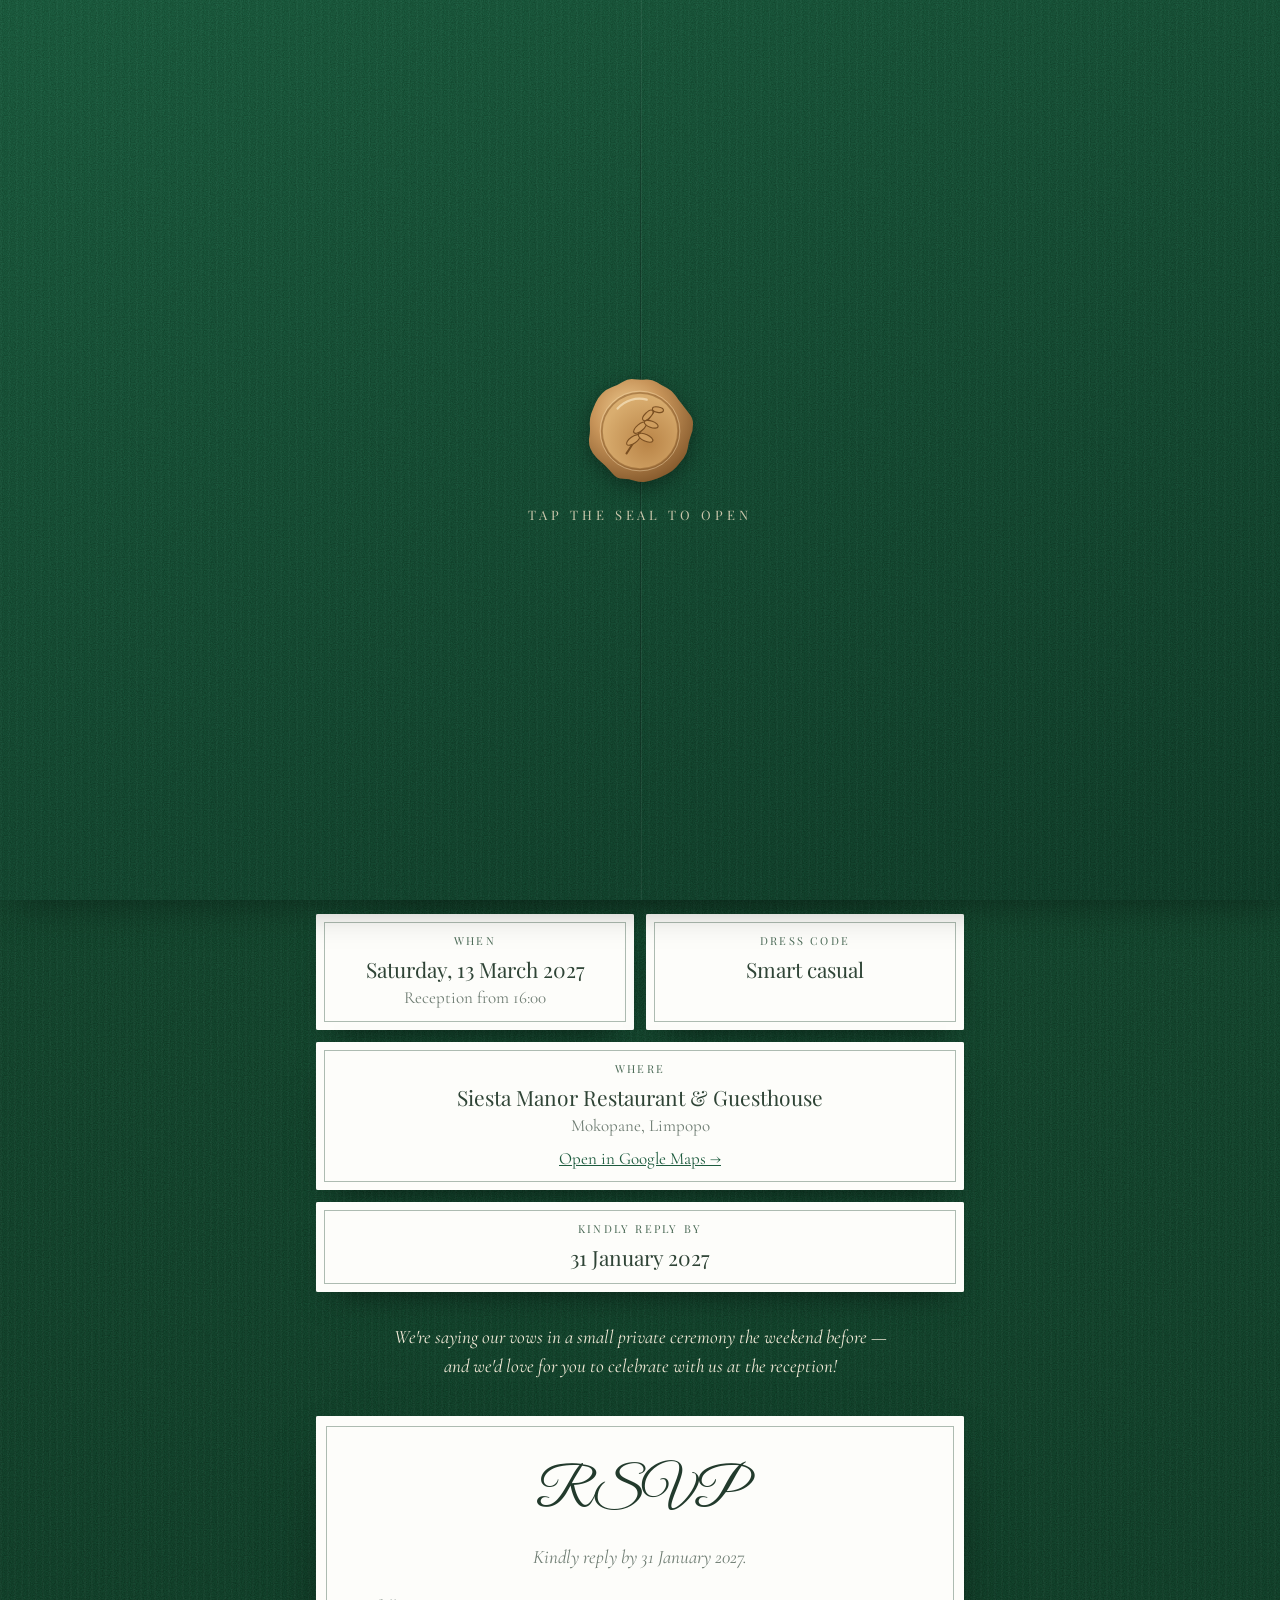
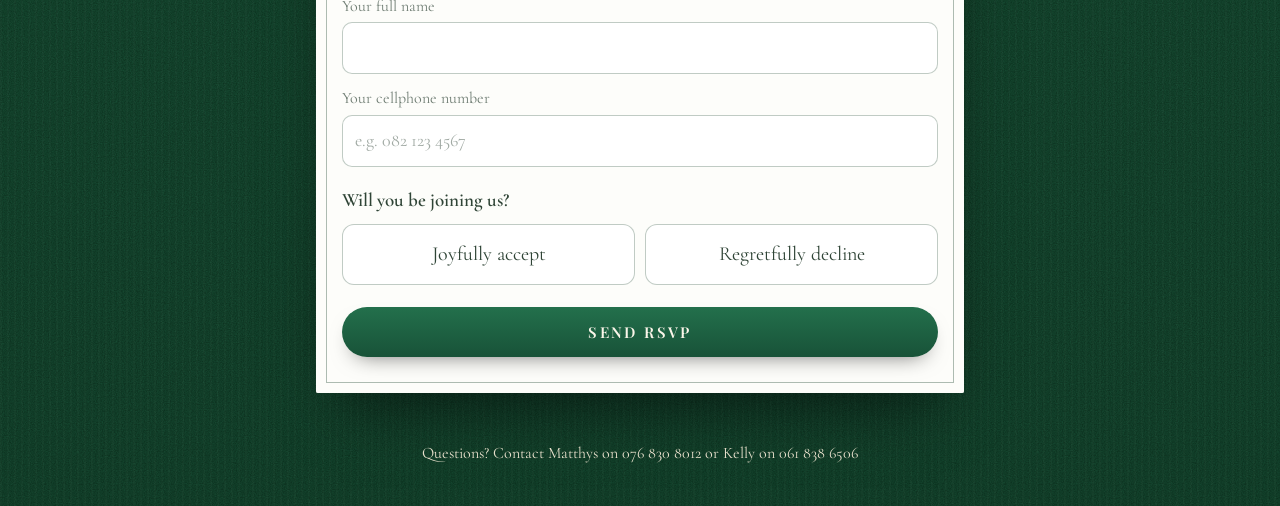
<file: index.html>
<!DOCTYPE html>
<html lang="en">
<head>
<meta charset="utf-8">
<meta name="viewport" content="width=device-width, initial-scale=1">
<title>RSVP</title>
<meta name="robots" content="noindex">
<link rel="icon" href="favicon.svg" type="image/svg+xml">
<link rel="preconnect" href="https://fonts.googleapis.com">
<link rel="preconnect" href="https://fonts.gstatic.com" crossorigin>
<link href="https://fonts.googleapis.com/css2?family=Cinzel:wght@400;600&family=Cormorant+Garamond:ital,wght@0,400;0,500;0,600;1,400;1,500&family=Pinyon+Script&family=Great+Vibes&family=Playfair+Display:wght@400;500&display=swap" rel="stylesheet">
<link rel="stylesheet" href="style.css">
<link rel="stylesheet" href="theme-fantasy.css">
<link rel="stylesheet" href="theme-emerald.css"><!-- emerald & white roses, matches the printed invitation -->
<script src="config.js"></script>
</head>
<body>

<svg width="0" height="0" style="position:absolute" aria-hidden="true">
  <defs>
    <g id="rose">
      <g fill="#fdfcf8" stroke="#d3d8cf" stroke-width=".7">
        <ellipse cx="0" cy="-9" rx="11" ry="13"/><ellipse cx="0" cy="-9" rx="11" ry="13" transform="rotate(72)"/>
        <ellipse cx="0" cy="-9" rx="11" ry="13" transform="rotate(144)"/><ellipse cx="0" cy="-9" rx="11" ry="13" transform="rotate(216)"/>
        <ellipse cx="0" cy="-9" rx="11" ry="13" transform="rotate(288)"/>
        <circle r="11"/>
      </g>
      <path d="M0 -1a3 3 0 1 1 3 3a6 6 0 1 1-8-5a9 9 0 1 1 12 8" fill="none" stroke="#cfd4c8" stroke-width=".9"/>
      <circle r="2.6" fill="#efe3bd"/>
    </g>
    <path id="leaf" d="M0 0C6-7 15-7 22 0C15 7 6 7 0 0Z"/>
    <g id="bouquet">
      <g fill="none" stroke="#7d9b80" stroke-width="1.4" stroke-linecap="round">
        <path d="M0 22C50 30 120 20 210 6"/><path d="M8 40C40 60 70 95 86 150"/><path d="M60 26C90 40 120 50 150 52"/>
      </g>
      <g fill="#a6bda8" stroke="#7d9b80" stroke-width=".6">
        <use href="#leaf" transform="translate(150 16) rotate(-20)"/><use href="#leaf" transform="translate(178 12) rotate(25)"/>
        <use href="#leaf" transform="translate(120 22) rotate(-35)"/><use href="#leaf" transform="translate(52 78) rotate(70)"/>
        <use href="#leaf" transform="translate(70 104) rotate(110)"/><use href="#leaf" transform="translate(128 52) rotate(15)"/>
        <use href="#leaf" transform="translate(18 64) rotate(160) scale(.9)"/>
      </g>
      <g fill="#c3d3c4" stroke="#8fa992" stroke-width=".5">
        <circle cx="196" cy="8" r="5"/><circle cx="206" cy="4" r="4"/><circle cx="160" cy="49" r="5"/><circle cx="84" cy="128" r="5"/>
        <circle cx="90" cy="142" r="4"/><circle cx="74" cy="118" r="4"/>
      </g>
      <use href="#rose" transform="translate(40 38) scale(1.45)"/>
      <use href="#rose" transform="translate(92 34) scale(1.05)"/>
      <use href="#rose" transform="translate(26 92) scale(.95)"/>
      <use href="#rose" transform="translate(118 46) scale(.6)"/>
    </g>
    <g id="lineRose" fill="none" stroke="#9aa59c" stroke-width=".9" stroke-linecap="round">
      <path d="M0 0c6-10 20-10 24 0c4 10-6 18-12 16c-8-2-12-8-12-16z"/><path d="M6 2c2-6 10-6 12 0c2 5-3 9-6 8"/>
      <path d="M-4 6c-4 8 2 18 14 20c12 2 22-6 22-16"/><path d="M12 26c0 20-2 40-8 60"/>
      <path d="M10 46c-8-6-18-4-22 2c8 4 16 4 22-2z"/><path d="M8 62c8-6 18-4 22 2c-8 4-16 4-22-2z"/>
    </g>
    <g id="lineSprig" fill="none" stroke="#9aa59c" stroke-width=".9" stroke-linecap="round">
      <path d="M0 60C14 44 30 24 52 0"/>
      <path d="M14 44c-10-2-16 2-18 8c8 2 14 0 18-8zM24 32c-2-10 2-16 8-18c2 8 0 14-8 18zM30 26c10 0 15 5 16 11c-8 0-13-4-16-11zM40 14c0-9 5-13 11-14c0 8-4 12-11 14z"/>
    </g>
  </defs>
</svg>
<div class="fireflies" id="fireflies" aria-hidden="true"></div>

<div class="envelope" id="envelope" hidden>
  <button class="seal env-seal" id="sealBtn" type="button" aria-label="Open the invitation"><svg viewBox="0 0 100 100" aria-hidden="true"><defs><radialGradient id="sg" cx="38%" cy="32%" r="75%"><stop offset="0" stop-color="#f1cf94"/><stop offset=".45" stop-color="#c8955a"/><stop offset="1" stop-color="#7f5428"/></radialGradient><radialGradient id="sg2" cx="60%" cy="65%" r="60%"><stop offset="0" stop-color="#b98447"/><stop offset="1" stop-color="#d9ad6f"/></radialGradient></defs><path d="M96.8 50.0 Q96.8 50.0 95.1 54.9 Q93.3 59.9 92.7 65.1 Q92.0 70.2 88.9 74.4 Q85.7 78.5 82.3 82.3 Q78.8 86.1 74.2 88.5 Q69.7 90.9 64.9 92.7 Q60.2 94.5 55.1 95.3 Q50.0 96.0 45.1 94.4 Q40.2 92.9 34.8 92.7 Q29.5 92.6 26.0 88.6 Q22.5 84.5 19.0 81.0 Q15.4 77.6 11.4 74.0 Q7.4 70.5 5.6 65.5 Q3.8 60.6 4.7 55.3 Q5.7 50.0 5.2 44.8 Q4.8 39.7 6.4 34.7 Q8.1 29.8 10.3 24.9 Q12.5 20.1 16.3 16.3 Q20.1 12.5 25.2 10.7 Q30.2 9.0 34.8 6.0 Q39.3 3.1 44.6 3.8 Q50.0 4.4 55.3 4.0 Q60.6 3.6 65.1 6.5 Q69.6 9.4 74.1 11.7 Q78.7 14.0 81.7 18.2 Q84.6 22.4 87.7 26.4 Q90.7 30.4 94.2 34.8 Q97.8 39.1 97.3 44.5Z" fill="url(#sg)"/><circle cx="50" cy="50" r="34" fill="url(#sg2)" stroke="#8a5d2c" stroke-opacity=".55" stroke-width="1.6"/><circle cx="50" cy="50" r="35.6" fill="none" stroke="#f6dcae" stroke-opacity=".5" stroke-width=".8"/><g stroke="#7a4f22" stroke-linecap="round" fill="#cf9e5f"><path d="M38 70 C46 58 52 46 64 30" fill="none" stroke-width="1.8"/><ellipse cx="44" cy="58" rx="7" ry="3" transform="rotate(-35 44 58)" stroke-width="1"/><ellipse cx="55" cy="56" rx="7" ry="3" transform="rotate(25 55 56)" stroke-width="1"/><ellipse cx="50" cy="47" rx="7" ry="3" transform="rotate(-40 50 47)" stroke-width="1"/><ellipse cx="60" cy="44" rx="6.5" ry="2.8" transform="rotate(20 60 44)" stroke-width="1"/><ellipse cx="57" cy="36" rx="6" ry="2.6" transform="rotate(-45 57 36)" stroke-width="1"/><ellipse cx="66" cy="31" rx="5" ry="2.4" transform="rotate(10 66 31)" stroke-width="1"/></g><path d="M30 30 A26 26 0 0 1 56 22" stroke="#fff3d6" stroke-opacity=".55" stroke-width="2" fill="none" stroke-linecap="round"/></svg></button>
  <p class="env-hint">Tap the seal to open</p>
</div>

<header class="hero">
  <div class="invite">
    <span class="bracket tr" aria-hidden="true"></span><span class="bracket bl" aria-hidden="true"></span>
    <svg class="flora tl" viewBox="0 0 215 155" aria-hidden="true"><use href="#bouquet"/></svg>
    <svg class="flora br" viewBox="0 0 215 155" aria-hidden="true"><use href="#bouquet"/></svg>
    <svg class="lineart rose-tr" viewBox="-14 -4 50 92" aria-hidden="true"><use href="#lineRose"/></svg>
    <svg class="lineart sprig-l" viewBox="-6 -2 60 64" aria-hidden="true"><use href="#lineSprig"/></svg>
    <div class="seal card-seal" aria-hidden="true"><svg viewBox="0 0 100 100" aria-hidden="true"><defs><radialGradient id="sgc" cx="38%" cy="32%" r="75%"><stop offset="0" stop-color="#f1cf94"/><stop offset=".45" stop-color="#c8955a"/><stop offset="1" stop-color="#7f5428"/></radialGradient><radialGradient id="sgc2" cx="60%" cy="65%" r="60%"><stop offset="0" stop-color="#b98447"/><stop offset="1" stop-color="#d9ad6f"/></radialGradient></defs><path d="M96.8 50.0 Q96.8 50.0 95.1 54.9 Q93.3 59.9 92.7 65.1 Q92.0 70.2 88.9 74.4 Q85.7 78.5 82.3 82.3 Q78.8 86.1 74.2 88.5 Q69.7 90.9 64.9 92.7 Q60.2 94.5 55.1 95.3 Q50.0 96.0 45.1 94.4 Q40.2 92.9 34.8 92.7 Q29.5 92.6 26.0 88.6 Q22.5 84.5 19.0 81.0 Q15.4 77.6 11.4 74.0 Q7.4 70.5 5.6 65.5 Q3.8 60.6 4.7 55.3 Q5.7 50.0 5.2 44.8 Q4.8 39.7 6.4 34.7 Q8.1 29.8 10.3 24.9 Q12.5 20.1 16.3 16.3 Q20.1 12.5 25.2 10.7 Q30.2 9.0 34.8 6.0 Q39.3 3.1 44.6 3.8 Q50.0 4.4 55.3 4.0 Q60.6 3.6 65.1 6.5 Q69.6 9.4 74.1 11.7 Q78.7 14.0 81.7 18.2 Q84.6 22.4 87.7 26.4 Q90.7 30.4 94.2 34.8 Q97.8 39.1 97.3 44.5Z" fill="url(#sgc)"/><circle cx="50" cy="50" r="34" fill="url(#sgc2)" stroke="#8a5d2c" stroke-opacity=".55" stroke-width="1.6"/><circle cx="50" cy="50" r="35.6" fill="none" stroke="#f6dcae" stroke-opacity=".5" stroke-width=".8"/><g stroke="#7a4f22" stroke-linecap="round" fill="#cf9e5f"><path d="M38 70 C46 58 52 46 64 30" fill="none" stroke-width="1.8"/><ellipse cx="44" cy="58" rx="7" ry="3" transform="rotate(-35 44 58)" stroke-width="1"/><ellipse cx="55" cy="56" rx="7" ry="3" transform="rotate(25 55 56)" stroke-width="1"/><ellipse cx="50" cy="47" rx="7" ry="3" transform="rotate(-40 50 47)" stroke-width="1"/><ellipse cx="60" cy="44" rx="6.5" ry="2.8" transform="rotate(20 60 44)" stroke-width="1"/><ellipse cx="57" cy="36" rx="6" ry="2.6" transform="rotate(-45 57 36)" stroke-width="1"/><ellipse cx="66" cy="31" rx="5" ry="2.4" transform="rotate(10 66 31)" stroke-width="1"/></g><path d="M30 30 A26 26 0 0 1 56 22" stroke="#fff3d6" stroke-opacity=".55" stroke-width="2" fill="none" stroke-linecap="round"/></svg></div>

    <p class="verse" id="verse"></p>
    <p class="kicker">Please join us to celebrate<br>the wedding of</p>
    <h1 id="couple"></h1>
    <div class="dateblock">
      <div class="db-year" id="dbYear"></div>
      <div class="db-row"><span class="db-side" id="dbDay"></span><span class="db-num" id="dbNum"></span><span class="db-side" id="dbMonth"></span></div>
      <div class="db-time" id="dbTime"></div>
    </div>
    <div class="db-venue" id="heroVenue"></div>
    <p class="extras" id="extras"></p>
  </div>
</header>

<main class="wrap">
  <section class="details">
    <div class="detail"><div class="label">When</div><div class="value" id="dWhen"></div><div class="sub" id="dTime"></div></div>
    <div class="detail"><div class="label">Dress code</div><div class="value" id="dDress"></div></div>
    <div class="detail wide"><div class="label">Where</div><div class="value" id="dVenue"></div><div class="sub" id="dAddress"></div>
      <div class="sub" style="margin-top:6px"><a id="dMap" target="_blank" rel="noopener">Open in Google Maps →</a></div></div>
    <div class="detail wide"><div class="label">Kindly reply by</div><div class="value" id="dDeadline"></div></div>
  </section>
  <p class="note" id="extraNote"></p>

  <!-- RSVP card: one of these states is shown -->
  <section class="card" id="rsvp">
    <div id="stClosed" class="hidden center">
      <h2>RSVPs are closed</h2>
      <p class="lead">The RSVP deadline has passed. If something has changed, please contact <span class="contact"></span>.</p>
    </div>

    <div id="stThanks" class="hidden center thanks">
      <h2 id="thanksTitle">Thank you!</h2>
      <p class="big" id="thanksLine"></p>
      <p class="lead" id="thanksSub"></p>
      <p class="hint">Need to change something? Just fill in the form again with the same phone number.</p>
      <button class="btn ghost small" id="againBtn" type="button">Submit another RSVP</button>
    </div>

    <form id="stForm" novalidate>
      <h2>RSVP</h2>
      <p class="lead">Kindly reply by <span id="deadlineInline"></span>.</p>

      <div class="field"><label for="name">Your full name</label>
        <input type="text" id="name" maxlength="120" autocomplete="name"></div>
      <div class="field"><label for="phone">Your cellphone number</label>
        <input type="tel" id="phone" maxlength="30" autocomplete="tel" inputmode="tel" placeholder="e.g. 082 123 4567"></div>
      <!-- spam trap: real people never see or fill this -->
      <div style="position:absolute;left:-9999px" aria-hidden="true"><input type="text" id="website" tabindex="-1" autocomplete="off"></div>

      <fieldset style="margin-top:18px">
        <legend>Will you be joining us?</legend>
        <div class="choice">
          <label><input type="radio" name="attending" value="yes"><span>Joyfully accept</span></label>
          <label><input type="radio" name="attending" value="no"><span>Regretfully decline</span></label>
        </div>
      </fieldset>

      <div id="yesBlock" class="hidden">
        <fieldset>
          <legend>How many adults, including you?</legend>
          <select id="adults"></select>
          <div class="field hidden" id="adultNamesField" style="margin-top:12px">
            <label for="adultNames">Names of the other adults</label>
            <input type="text" id="adultNames" maxlength="500" placeholder="e.g. Matthys van Tonder">
          </div>
        </fieldset>

        <fieldset>
          <legend>Will you be bringing kids?</legend>
          <div class="choice">
            <label><input type="radio" name="kids" value="yes"><span>Yes</span></label>
            <label><input type="radio" name="kids" value="no"><span>No</span></label>
          </div>
          <div id="kidsBlock" class="hidden" style="margin-top:14px">
            <div class="row2">
              <div class="field"><label for="kidsUnder">Kids under 10</label><input type="number" id="kidsUnder" min="0" max="20" value="0" inputmode="numeric"></div>
              <div class="field"><label for="kidsOver">Kids 10 and older</label><input type="number" id="kidsOver" min="0" max="20" value="0" inputmode="numeric"></div>
            </div>
            <div class="field"><label for="kidsNames">Kids' names (and ages)</label>
              <input type="text" id="kidsNames" maxlength="500" placeholder="e.g. Mia (6), Leo (12)"></div>
          </div>
        </fieldset>

        <fieldset>
          <legend>Dietary requirements or allergies <span class="hint">(optional)</span></legend>
          <textarea id="dietary" maxlength="1000" placeholder="e.g. Vegetarian, nut allergy for Leo"></textarea>
        </fieldset>

        <fieldset>
          <legend>Request a song <span class="hint">(optional)</span></legend>
          <input type="text" id="song" maxlength="300" placeholder="What will get you on the dance floor?">
        </fieldset>
      </div>

      <fieldset id="msgSet" class="hidden">
        <legend>A message for the couple <span class="hint">(optional)</span></legend>
        <textarea id="message" maxlength="2000"></textarea>
      </fieldset>

      <button class="btn" type="submit" id="submitBtn">Send RSVP</button>
      <div class="error hidden" id="formError"></div>
    </form>
  </section>
</main>

<footer>Questions? Contact <span class="contact"></span></footer>
<div class="demo-tag hidden" id="demoTag">Demo mode</div>

<script>
const W = window.WEDDING;
const DEMO = !W.supabaseUrl || !W.supabaseKey;
const $ = id => document.getElementById(id);

// ---------- fill in wedding details ----------
document.title = `${W.couple} — RSVP`;
(function () {
  const h = $('couple'); h.textContent = '';
  W.couple.split('&').forEach((part, i) => {
    const name = part.trim();
    if (i) { const a = document.createElement('span'); a.className = 'amp'; a.textContent = '&'; h.append(a); }
    const n = document.createElement('span'); n.className = 'nm';
    const ini = document.createElement('span'); ini.className = 'ini'; ini.textContent = name.charAt(0);
    const rest = document.createElement('span'); rest.className = 'rest'; rest.textContent = name.slice(1);
    n.append(ini, rest); h.append(n);
  });
})();$('verse').textContent = W.verse || '';
$('verse').classList.toggle('hidden', !W.verse);
// fireflies
(function () {
  const box = $('fireflies'); if (!box) return;
  const r = (a, b) => a + Math.random() * (b - a);
  for (let i = 0; i < 26; i++) {
    const f = document.createElement('span');
    f.style.cssText = `left:${r(0,100)}%;top:${r(5,100)}%;--dur:${r(10,22)}s;--blink:${r(2,5)}s;--delay:${r(-20,0)}s;` +
      `--dx1:${r(-60,60)}px;--dy1:${r(-60,20)}px;--dx2:${r(-60,60)}px;--dy2:${r(-90,-20)}px`;
    box.appendChild(f);
  }
})();
(function () {
  const d = new Date(W.date + 'T12:00:00');
  $('dbYear').textContent = d.getFullYear();
  $('dbDay').textContent = d.toLocaleDateString('en-ZA', { weekday: 'long' });
  $('dbNum').textContent = d.getDate();
  $('dbMonth').textContent = d.toLocaleDateString('en-ZA', { month: 'long' });
  $('dbTime').textContent = W.timeShort || '';
  $('extras').innerHTML = '';
  (W.extras || []).forEach((t, i) => { if (i) $('extras').append(document.createElement('br')); $('extras').append(t); });
})();
// envelope intro: green cover with a wax seal, tap to open
(function () {
  const env = $('envelope'); if (!env) return;
  let seen = false; try { seen = sessionStorage.getItem('opened') === '1'; } catch (e) {}
  if (seen) return;
  env.hidden = false; document.documentElement.classList.add('env-locked');
  const open = () => {
    env.classList.add('open'); document.documentElement.classList.remove('env-locked');
    try { sessionStorage.setItem('opened', '1'); } catch (e) {}
    setTimeout(() => { env.hidden = true; }, 1300);
  };
  $('sealBtn').addEventListener('click', open);
  env.addEventListener('click', e => { if (e.target === env) open(); });
})();
$('heroVenue').textContent = W.venueName;
$('dWhen').textContent = W.dateDisplay;
$('dTime').textContent = W.timeLine;
$('dDress').textContent = W.dressCode;
$('dVenue').textContent = W.venueName;
$('dAddress').textContent = W.venueAddress;
$('dMap').href = W.mapsUrl;
$('dDeadline').textContent = W.rsvpDeadlineDisplay;
$('extraNote').textContent = W.extraNote || '';
document.querySelectorAll('.contact').forEach(el => el.textContent = `${W.contactName} on ${W.contactPhone}`);
if (DEMO) $('demoTag').classList.remove('hidden');

const closed = new Date() > new Date(W.rsvpDeadline + 'T23:59:59');
let sb = null;
$('deadlineInline').textContent = W.rsvpDeadlineDisplay;

function show(id) {
  ['stClosed','stThanks','stForm'].forEach(s => $(s).classList.toggle('hidden', s !== id));
}

function loadSupabase() {
  return new Promise((resolve, reject) => {
    const s = document.createElement('script');
    s.src = 'https://cdn.jsdelivr.net/npm/@supabase/supabase-js@2.118.0/dist/umd/supabase.js';
    s.onload = () => resolve(window.supabase.createClient(W.supabaseUrl, W.supabaseKey));
    s.onerror = reject;
    document.head.appendChild(s);
  });
}

async function submitRsvp(args) {
  if (DEMO) { await new Promise(r => setTimeout(r, 400)); return { updated: false }; }
  if (!sb) sb = await loadSupabase();
  const { data, error } = await sb.rpc('submit_public_rsvp', args);
  if (error) throw error;
  return data;
}

// ---------- form behaviour ----------
for (let i = 1; i <= 10; i++) $('adults').add(new Option(i === 1 ? '1 (just me)' : String(i), i));
const val = name => (document.querySelector(`input[name=${name}]:checked`) || {}).value;

function refreshForm() {
  const att = val('attending');
  $('yesBlock').classList.toggle('hidden', att !== 'yes');
  $('msgSet').classList.toggle('hidden', !att);
  $('adultNamesField').classList.toggle('hidden', $('adults').value === '1');
  $('kidsBlock').classList.toggle('hidden', val('kids') !== 'yes');
}
document.querySelectorAll('#stForm input, #stForm select').forEach(el => el.addEventListener('change', refreshForm));

function showError(msg) { $('formError').textContent = msg; $('formError').classList.remove('hidden'); }

$('stForm').addEventListener('submit', async e => {
  e.preventDefault();
  $('formError').classList.add('hidden');
  if ($('website').value) return; // bot
  const name = $('name').value.trim(), phone = $('phone').value.trim();
  const att = val('attending');
  const adults = parseInt($('adults').value, 10) || 1;
  const kids = val('kids') === 'yes';
  const kU = parseInt($('kidsUnder').value, 10) || 0, kO = parseInt($('kidsOver').value, 10) || 0;

  if (name.length < 2) return showError('Please enter your name.');
  if (phone.replace(/\D/g, '').length < 9) return showError('Please enter your cellphone number.');
  if (!att) return showError('Please let us know whether you can make it.');
  if (att === 'yes') {
    if (adults > 1 && !$('adultNames').value.trim()) return showError('Please add the names of the other adults.');
    if (!val('kids')) return showError('Please let us know if you will be bringing kids.');
    if (kids && kU + kO === 0) return showError('Please enter how many kids are coming.');
    if (kU < 0 || kO < 0 || kU > 20 || kO > 20) return showError('Please check the number of kids.');
  }

  $('submitBtn').disabled = true; $('submitBtn').textContent = 'Sending…';
  try {
    const res = await submitRsvp({
      p_name: name, p_phone: phone, p_attending: att === 'yes',
      p_adults: adults, p_adult_names: adults > 1 ? $('adultNames').value.trim() : null,
      p_bringing_kids: kids, p_kids_under_10: kids ? kU : 0, p_kids_10_plus: kids ? kO : 0,
      p_kids_names: kids ? $('kidsNames').value.trim() : null,
      p_dietary: $('dietary').value.trim() || null, p_song_request: $('song').value.trim() || null,
      p_message: $('message').value.trim() || null,
    });
    const first = name.split(' ')[0];
    if (att === 'yes') {
      const k = kids ? kU + kO : 0;
      let line = `${adults} ${adults === 1 ? 'adult' : 'adults'}`;
      if (k) line += ` and ${k} ${k === 1 ? 'child' : 'children'}`;
      $('thanksTitle').textContent = `Thank you, ${first}!`;
      $('thanksLine').textContent = "We can't wait to celebrate with you.";
      $('thanksSub').textContent = `${res && res.updated ? "We've updated your RSVP" : "We've noted"}: ${line}. See you on ${W.dateDisplay}!`;
    } else {
      $('thanksTitle').textContent = `Thank you, ${first}`;
      $('thanksLine').textContent = "We'll miss you!";
      $('thanksSub').textContent = 'Thank you for letting us know.';
    }
    show('stThanks');
    $('rsvp').scrollIntoView({ behavior: 'smooth' });
  } catch (err) {
    console.error(err);
    showError(`Sorry, something went wrong. Please try again, or contact ${W.contactName} on ${W.contactPhone}.`);
  } finally {
    $('submitBtn').disabled = false; $('submitBtn').textContent = 'Send RSVP';
  }
});

$('againBtn').onclick = () => { $('stForm').reset(); refreshForm(); show('stForm'); };

// ---------- start ----------
if (closed) show('stClosed');
</script>
</body>
</html>
</file>
<file: style.css>
:root {
  --bg: #faf7f2;
  --paper: #ffffff;
  --ink: #2f2a26;
  --muted: #7a716a;
  --line: #e7e0d6;
  --accent: #8a9a7b;      /* sage */
  --accent-dark: #66775a;
  --gold: #b89a62;
  --danger: #b5544a;
  --radius: 14px;
  --serif: "Cormorant Garamond", Georgia, "Times New Roman", serif;
  --sans: "Jost", system-ui, -apple-system, "Segoe UI", Roboto, sans-serif;
}
* { box-sizing: border-box; }
html, body { margin: 0; }
body {
  background: var(--bg);
  color: var(--ink);
  font-family: var(--sans);
  font-size: 16px;
  line-height: 1.55;
  -webkit-font-smoothing: antialiased;
}
a { color: var(--accent-dark); }
h1, h2, h3 { font-family: var(--serif); font-weight: 500; margin: 0; }
.wrap { max-width: 680px; margin: 0 auto; padding: 0 16px; }

/* ---------- Hero ---------- */
.hero {
  text-align: center;
  padding: 72px 16px 56px;
  border-bottom: 1px solid var(--line);
  background:
    radial-gradient(ellipse at top, rgba(138,154,123,.14), transparent 60%),
    var(--bg);
}
.eyebrow {
  text-transform: uppercase; letter-spacing: .28em; font-size: 12px;
  color: var(--muted);
}
.hero h1 { font-size: clamp(44px, 11vw, 76px); line-height: 1.05; margin: 18px 0 14px; }
.hero .date { font-family: var(--serif); font-size: 22px; font-style: italic; }
.divider { width: 64px; height: 1px; background: var(--gold); margin: 22px auto; }

/* ---------- Details ---------- */
.details { display: grid; grid-template-columns: 1fr 1fr; gap: 12px; margin: 36px 0; }
.detail {
  background: var(--paper); border: 1px solid var(--line); border-radius: var(--radius);
  padding: 18px;
}
.detail .label { font-size: 11px; letter-spacing: .2em; text-transform: uppercase; color: var(--muted); }
.detail .value { font-family: var(--serif); font-size: 20px; margin-top: 4px; }
.detail .sub { font-size: 14px; color: var(--muted); }
.detail.wide { grid-column: 1 / -1; }
.note { text-align: center; color: var(--muted); font-size: 15px; margin: 0 0 36px; }

/* ---------- Card / form ---------- */
.card {
  background: var(--paper); border: 1px solid var(--line); border-radius: 18px;
  padding: 28px 22px; margin-bottom: 48px;
  box-shadow: 0 10px 30px -18px rgba(47,42,38,.25);
}
.card h2 { font-size: 34px; text-align: center; }
.card .lead { text-align: center; color: var(--muted); margin: 6px 0 22px; }
fieldset { border: 0; padding: 0; margin: 0 0 22px; }
legend, .q { font-weight: 500; margin-bottom: 10px; display: block; padding: 0; }
.hint { font-size: 13px; color: var(--muted); font-weight: 400; }

.choice { display: grid; grid-template-columns: 1fr 1fr; gap: 10px; }
.choice label {
  border: 1.5px solid var(--line); border-radius: 12px; padding: 14px 12px;
  text-align: center; cursor: pointer; transition: .15s; background: var(--paper);
  font-family: var(--serif); font-size: 19px;
}
.choice input { position: absolute; opacity: 0; pointer-events: none; }
.choice input:checked + span { color: var(--accent-dark); }
.choice label:has(input:checked) { border-color: var(--accent); background: rgba(138,154,123,.1); }
.choice input:focus-visible + span { outline: 2px solid var(--accent); outline-offset: 4px; }

.checks label {
  display: flex; align-items: center; gap: 10px; padding: 10px 12px;
  border: 1px solid var(--line); border-radius: 10px; margin-bottom: 8px; cursor: pointer;
}
.checks input { width: 18px; height: 18px; accent-color: var(--accent-dark); }

input[type=text], input[type=number], input[type=email], input[type=tel], textarea, select {
  width: 100%; font: inherit; color: inherit; padding: 11px 12px;
  border: 1px solid var(--line); border-radius: 10px; background: #fff;
}
input:focus, textarea:focus, select:focus { outline: 2px solid rgba(138,154,123,.5); border-color: var(--accent); }
textarea { min-height: 84px; resize: vertical; }
.row2 { display: grid; grid-template-columns: 1fr 1fr; gap: 10px; }
.field { margin-bottom: 12px; }
.field label { font-size: 14px; color: var(--muted); display: block; margin-bottom: 4px; }

.btn {
  display: inline-block; width: 100%; border: 0; border-radius: 999px; cursor: pointer;
  background: var(--accent-dark); color: #fff; font: 500 16px var(--sans);
  letter-spacing: .08em; text-transform: uppercase; padding: 15px 20px;
}
.btn:hover { background: #56664b; }
.btn:disabled { opacity: .6; cursor: wait; }
.btn.ghost { background: transparent; color: var(--accent-dark); border: 1.5px solid var(--accent); }
.btn.small { width: auto; padding: 8px 14px; font-size: 12px; }

.error { color: var(--danger); font-size: 14px; margin-top: 10px; text-align: center; }
.banner {
  background: rgba(184,154,98,.12); border: 1px solid rgba(184,154,98,.4);
  border-radius: 10px; padding: 10px 14px; font-size: 14px; margin-bottom: 18px; text-align: center;
}
.hidden { display: none !important; }
.center { text-align: center; }
.thanks .big { font-family: var(--serif); font-size: 26px; margin: 8px 0; }

footer { text-align: center; color: var(--muted); font-size: 13px; padding: 0 16px 40px; }
.demo-tag {
  position: fixed; bottom: 12px; right: 12px; background: var(--ink); color: #fff;
  font-size: 11px; letter-spacing: .1em; text-transform: uppercase;
  padding: 6px 10px; border-radius: 999px; opacity: .8;
}

@media (max-width: 480px) {
  .details { grid-template-columns: 1fr; }
  .row2 { grid-template-columns: 1fr; }
  .card { padding: 24px 16px; }
}
</file>
<file: theme-fantasy.css>
/* =====================================================================
   Fantasy theme — dark enchanted forest, lantern gold, parchment text.
   Loaded after style.css on the guest page only (admin keeps the light look).
   ===================================================================== */
:root {
  --bg: #0b110d;
  --paper: rgba(18, 26, 20, .82);
  --ink: #efe4cc;           /* parchment */
  --muted: #b9ab8c;
  --line: rgba(201, 168, 106, .32);
  --gold: #c9a86a;
  --gold-light: #ead7a6;
  --accent: #c9a86a;
  --accent-dark: #c9a86a;
  --danger: #e59a8c;
  --serif: "Cormorant Garamond", Georgia, serif;
  --display: "Cinzel", "Trajan Pro", Georgia, serif;
  --script: "Pinyon Script", "Great Vibes", cursive;
  --sans: "Cormorant Garamond", Georgia, serif;
}

html { background: var(--bg); }
body {
  font-size: 19px;
  color: var(--ink);
  background:
    radial-gradient(ellipse 60% 40% at 15% 8%, rgba(232, 180, 90, .10), transparent 70%),
    radial-gradient(ellipse 60% 40% at 85% 12%, rgba(232, 180, 90, .08), transparent 70%),
    radial-gradient(ellipse 120% 60% at 50% 0%, #1c2a1f 0%, transparent 70%),
    linear-gradient(180deg, #111a14 0%, #0b110d 45%, #080c09 100%);
  background-attachment: fixed;
  min-height: 100vh;
}
a { color: var(--gold-light); }

/* Tree-line silhouettes at the bottom of the screen */
body::before {
  content: ""; position: fixed; inset: auto 0 0 0; height: 38vh; z-index: -1; pointer-events: none;
  background: url("data:image/svg+xml;utf8,<svg xmlns='http://www.w3.org/2000/svg' viewBox='0 0 1200 300' preserveAspectRatio='none'><path fill='%23070b08' d='M0 300V170l30-40 18 30 25-70 22 60 30-90 28 85 20-40 26 55 34-100 30 95 22-35 30 50 40-120 36 115 24-40 28 60 30-80 26 70 34-110 34 105 22-30 30 45 38-95 30 90 26-45 28 60 36-120 36 115 22-35 32 55 30-75 28 70 34-100 32 95 24-40 30 60 36-110 34 105 26-45 30 60 30-80 30 75 22 300z' opacity='.95'/></svg>") bottom / 100% 100% no-repeat;
  opacity: .9;
}

/* ---------- Fireflies ---------- */
.fireflies { position: fixed; inset: 0; pointer-events: none; z-index: 0; overflow: hidden; }
.fireflies span {
  position: absolute; width: 4px; height: 4px; border-radius: 50%;
  background: #ffe7a3;
  box-shadow: 0 0 6px 2px rgba(255, 220, 130, .8), 0 0 18px 6px rgba(255, 200, 90, .25);
  opacity: 0;
  animation: drift var(--dur, 14s) ease-in-out var(--delay, 0s) infinite, glow var(--blink, 3s) ease-in-out var(--delay, 0s) infinite;
}
@keyframes drift {
  0%   { transform: translate(0, 0); }
  25%  { transform: translate(var(--dx1, 30px), var(--dy1, -40px)); }
  50%  { transform: translate(var(--dx2, -20px), var(--dy2, -80px)); }
  75%  { transform: translate(var(--dx1, 30px), var(--dy2, -60px)); }
  100% { transform: translate(0, 0); }
}
@keyframes glow { 0%, 100% { opacity: 0; } 40%, 60% { opacity: .9; } }
@media (prefers-reduced-motion: reduce) {
  .fireflies span { animation: none; opacity: .5; }
}

main, .hero, footer { position: relative; z-index: 1; }

/* ---------- Hero / invitation card ---------- */
.hero { border: 0; background: none; padding: 40px 16px 8px; }
.invite {
  position: relative; max-width: 620px; margin: 0 auto; text-align: center;
  padding: 46px 34px 40px;
  border: 1px solid var(--line);
  border-radius: 6px;
  background:
    radial-gradient(ellipse at 50% 0%, rgba(201, 168, 106, .10), transparent 60%),
    rgba(14, 21, 16, .78);
  box-shadow:
    inset 0 0 0 6px rgba(11, 17, 13, .9),
    inset 0 0 0 7px rgba(201, 168, 106, .45),
    0 30px 80px -30px rgba(0, 0, 0, .9);
  backdrop-filter: blur(2px);
}
.corner { position: absolute; width: 86px; height: 86px; color: var(--gold); opacity: .9; pointer-events: none; }
.corner.tl { top: 6px; left: 6px; }
.corner.tr { top: 6px; right: 6px; transform: scaleX(-1); }
.corner.bl { bottom: 6px; left: 6px; transform: scaleY(-1); }
.corner.br { bottom: 6px; right: 6px; transform: scale(-1, -1); }

.verse {
  font-family: var(--serif); font-style: italic; font-size: 30px; line-height: 1.3;
  color: var(--gold-light); max-width: 440px; margin: 4px auto 20px;
}
.eyebrow { font-family: var(--display); letter-spacing: .22em; font-size: 12px; color: var(--muted); }

.portrait {
  --n: 26px;
  position: relative; margin: 26px auto 20px; width: min(100%, 460px);
  filter: drop-shadow(0 0 18px rgba(255, 200, 110, .14));
}
.portrait .pf {
  padding: 1.5px; background: var(--gold);
  clip-path: polygon(var(--n) 0, calc(100% - var(--n)) 0, 100% var(--n), 100% calc(100% - var(--n)), calc(100% - var(--n)) 100%, var(--n) 100%, 0 calc(100% - var(--n)), 0 var(--n));
}
.portrait .pf-gap { padding: 6px; background: var(--bg); --n: 25px;
  clip-path: polygon(var(--n) 0, calc(100% - var(--n)) 0, 100% var(--n), 100% calc(100% - var(--n)), calc(100% - var(--n)) 100%, var(--n) 100%, 0 calc(100% - var(--n)), 0 var(--n));
}
.portrait .pf-gap .pf { --n: 20px; }
.portrait img {
  --n: 19px;
  display: block; width: 100%; height: auto; aspect-ratio: 4 / 3.3; object-fit: cover; object-position: 50% 30%;
  filter: saturate(.9) contrast(1.04) sepia(.12);
  clip-path: polygon(var(--n) 0, calc(100% - var(--n)) 0, 100% var(--n), 100% calc(100% - var(--n)), calc(100% - var(--n)) 100%, var(--n) 100%, 0 calc(100% - var(--n)), 0 var(--n));
}
.portrait .gem {
  position: absolute; left: 50%; top: -9px; transform: translateX(-50%) rotate(45deg); z-index: 2;
  width: 16px; height: 16px; background: var(--bg); border: 1.5px solid var(--gold);
}

.hero h1 {
  font-family: var(--script); font-weight: 400; color: var(--gold-light);
  font-size: clamp(38px, 11.5vw, 84px); line-height: 1.15; margin: 6px 0 4px; white-space: nowrap;
  text-shadow: 0 0 24px rgba(234, 215, 166, .25);
}
.hero h1 .amp { font-size: .8em; color: var(--gold); padding: 0 .08em; }
.invite-text { font-family: var(--serif); font-style: italic; font-size: 20px; color: var(--ink); line-height: 1.45; margin: 6px auto 0; max-width: 460px; }
.ornament { display: block; width: 220px; max-width: 70%; height: 24px; margin: 20px auto; color: var(--gold); }
.hero .date { font-family: var(--display); font-style: normal; font-size: 22px; letter-spacing: .08em; color: var(--gold-light); }
.hero .venue-line { margin-top: 8px; }
.divider { display: none; }

/* ---------- Details ---------- */
.details { margin: 30px 0; }
.detail {
  background: var(--paper); border: 1px solid var(--line); border-radius: 6px; text-align: center;
  box-shadow: inset 0 0 0 4px rgba(11, 17, 13, .6), inset 0 0 0 5px rgba(201, 168, 106, .15);
}
.detail .label { font-family: var(--display); letter-spacing: .2em; color: var(--gold); }
.detail .value { font-family: var(--serif); font-size: 23px; color: var(--ink); }
.detail .sub { color: var(--muted); font-size: 17px; }
.note { color: var(--gold-light); font-style: italic; font-size: 19px; max-width: 520px; margin-left: auto; margin-right: auto; }

/* ---------- RSVP card ---------- */
.card {
  background: rgba(14, 21, 16, .85); border: 1px solid var(--line); border-radius: 6px;
  box-shadow: inset 0 0 0 6px rgba(11, 17, 13, .9), inset 0 0 0 7px rgba(201, 168, 106, .35), 0 30px 60px -30px #000;
  padding: 36px 26px;
}
.card h2 { font-family: var(--display); font-size: 26px; letter-spacing: .08em; color: var(--gold-light); }
.card h2 #household { font-family: var(--script); font-size: 1.5em; letter-spacing: 0; text-transform: none; }
.card .lead { color: var(--muted); font-style: italic; font-size: 19px; }
legend, .q { font-family: var(--serif); font-weight: 600; font-size: 19px; color: var(--ink); }
.hint { color: var(--muted); font-size: 15px; }

.choice label { background: rgba(255, 255, 255, .03); border-color: var(--line); color: var(--ink); font-size: 20px; }
.choice input:checked + span { color: var(--gold-light); }
.choice label:has(input:checked) { border-color: var(--gold); background: rgba(201, 168, 106, .12); box-shadow: 0 0 18px rgba(201, 168, 106, .15); }
.checks label { border-color: var(--line); background: rgba(255, 255, 255, .02); font-size: 18px; }
.checks input { accent-color: var(--gold); }

input[type=text], input[type=number], input[type=email], input[type=tel], textarea, select {
  background: rgba(8, 12, 9, .6); color: var(--ink); border-color: var(--line); font-size: 18px;
}
input::placeholder, textarea::placeholder { color: rgba(185, 171, 140, .55); }
input:focus, textarea:focus, select:focus { outline: 2px solid rgba(201, 168, 106, .45); border-color: var(--gold); }
.field label { color: var(--muted); font-size: 16px; }

.btn {
  background: linear-gradient(180deg, #d9bb7c, #b8955a); color: #1a140b;
  font-family: var(--display); font-weight: 600; letter-spacing: .16em; font-size: 15px;
  box-shadow: 0 0 0 1px rgba(234, 215, 166, .5), 0 8px 24px -8px rgba(201, 168, 106, .5);
}
.btn:hover { background: linear-gradient(180deg, #e4c88c, #c29f62); }
.btn.ghost { background: transparent; color: var(--gold-light); border: 1.5px solid var(--gold); box-shadow: none; }
.banner { background: rgba(201, 168, 106, .1); border-color: var(--line); color: var(--gold-light); }
.thanks .big { color: var(--gold-light); }

footer { color: var(--muted); font-size: 16px; }
.demo-tag { background: var(--gold); color: #1a140b; }

@media (max-width: 480px) {
  .invite { padding: 58px 18px 40px; }
  .corner { width: 60px; height: 60px; }
  .invite-text { font-size: 18px; }
  .verse { font-size: 26px; }
  .card { padding: 30px 16px; }
}
</file>
<file: theme-emerald.css>
/* =====================================================================
   Emerald & white roses — matches the printed invitation:
   green textured paper, white card, swash initials, gold wax seal.
   Loaded AFTER theme-fantasy.css.
   ===================================================================== */
:root {
  --emerald: #1d5b3e;
  --emerald-dark: #134330;
  --bg: #1a5239;
  --paper: #fdfdfa;
  --ink: #2f4436;            /* deep green-grey text */
  --muted: #6f7d73;
  --line: rgba(47, 68, 54, .35);
  --gold: #2f5b43;           /* (token name kept) ornament/line colour = green ink */
  --gold-light: #2f4436;
  --accent: #1d5b3e;
  --accent-dark: #1d5b3e;
  --danger: #a4493d;
  --display: "Playfair Display", "Cormorant Garamond", Georgia, serif;
  --script: "Great Vibes", "Pinyon Script", cursive;
  --texture: url("data:image/svg+xml;utf8,<svg xmlns='http://www.w3.org/2000/svg' width='240' height='240'><filter id='n'><feTurbulence type='fractalNoise' baseFrequency='.85' numOctaves='3' stitchTiles='stitch'/><feColorMatrix values='0 0 0 0 0  0 0 0 0 0  0 0 0 0 0  0 0 0 .55 0'/></filter><rect width='100%' height='100%' filter='url(%23n)'/></svg>");
}

html { background: var(--emerald); }
html, body { overflow-x: hidden; }
body {
  color: var(--ink);
  background:
    var(--texture),
    repeating-linear-gradient(90deg, rgba(255,255,255,.018) 0 2px, transparent 2px 7px),
    radial-gradient(ellipse 90% 60% at 50% 0%, #23704c 0%, transparent 70%),
    linear-gradient(180deg, #1d5b3e, #164a32);
  background-blend-mode: soft-light, normal, normal, normal;
}
body::before { display: none; }
html.env-locked, html.env-locked body { overflow: hidden; }

/* gold glints over the green */
.fireflies span {
  background: #f3d79c;
  box-shadow: 0 0 6px 2px rgba(240, 205, 130, .7), 0 0 16px 5px rgba(230, 190, 110, .2);
}

/* ---------- Wax seal ---------- */
.seal svg { display: block; width: 100%; height: 100%; filter: drop-shadow(0 6px 10px rgba(0,0,0,.35)); }

/* ---------- Envelope intro ---------- */
.envelope {
  position: fixed; inset: 0; z-index: 50; display: flex; flex-direction: column;
  align-items: center; justify-content: center; gap: 18px;
  background:
    var(--texture),
    repeating-linear-gradient(90deg, rgba(255,255,255,.02) 0 2px, transparent 2px 8px),
    linear-gradient(160deg, #22694a, #154a33);
  background-blend-mode: soft-light, normal, normal;
  box-shadow: 12px 0 40px rgba(0,0,0,.45);
  transition: transform 1.1s cubic-bezier(.7, 0, .25, 1), opacity 1.1s;
}
.envelope[hidden] { display: none; }
.envelope::after {   /* the fold line of the envelope flap */
  content: ""; position: absolute; top: 0; bottom: 0; left: 50%; width: 1px;
  background: linear-gradient(180deg, transparent, rgba(0,0,0,.25) 20%, rgba(0,0,0,.25) 80%, transparent);
  box-shadow: 1px 0 0 rgba(255,255,255,.05);
}
.env-seal {
  position: relative; z-index: 1; width: 112px; height: 112px; padding: 0; border: 0; background: none; cursor: pointer;
  border-radius: 50%; animation: pulse 2.6s ease-in-out infinite;
}
.env-seal:focus-visible { outline: 2px solid #f3d79c; outline-offset: 6px; }
.env-hint {
  position: relative; z-index: 1; margin: 0; color: #e9dcc0; font-family: var(--display);
  font-size: 13px; letter-spacing: .3em; text-transform: uppercase; opacity: .85;
}
.envelope.open { transform: translateX(-102%); }
.envelope.open .env-seal, .envelope.open .env-hint { opacity: 0; transition: opacity .4s; animation: none; }
@keyframes pulse { 0%, 100% { transform: scale(1); } 50% { transform: scale(1.05); } }
@media (prefers-reduced-motion: reduce) {
  .envelope { transition: opacity .4s; }
  .envelope.open { transform: none; opacity: 0; }
  .env-seal { animation: none; }
}

/* ---------- Hero ---------- */
.hero { padding: 0 0 8px; background: none; border: 0; }
.hero-photo { margin: 0 auto; max-width: 760px; }
.hero-photo img {
  display: block; width: 100%; height: auto;
  filter: saturate(.92) contrast(1.02);
  -webkit-mask-image: linear-gradient(to bottom, #000 62%, transparent 100%);
  mask-image: linear-gradient(to bottom, #000 62%, transparent 100%);
}

.invite {
  position: relative; max-width: 560px; margin: 56px auto 0; text-align: center;
  padding: 92px 44px 70px;
  background: var(--paper);
  border: 0; border-radius: 2px;
  box-shadow: 0 30px 60px -20px rgba(0, 0, 0, .55), 0 2px 0 rgba(0,0,0,.04);
  overflow: visible;
}
.invite > * { position: relative; z-index: 1; }
.bracket { position: absolute; width: 70%; height: 58%; pointer-events: none; z-index: 0; }
.bracket.tr { top: 38px; right: 26px; border-top: 1.5px solid #4c6b57; border-right: 1.5px solid #4c6b57; }
.bracket.bl { bottom: 30px; left: 26px; border-bottom: 1.5px solid #4c6b57; border-left: 1.5px solid #4c6b57; }
.flora { position: absolute; z-index: 2; pointer-events: none; width: 54%; max-width: 280px; }
.flora.tl { top: -14px; left: -16px; }
.flora.br { bottom: -16px; right: -16px; transform: rotate(180deg); }
.lineart { position: absolute; pointer-events: none; z-index: 0; opacity: .8; }
.rose-tr { top: 70px; right: 40px; width: 70px; }
.sprig-l { top: 52%; left: 30px; width: 62px; }
.card-seal { position: absolute; z-index: 3; right: -40px; top: 44%; width: 82px; height: 82px; }

.verse { font-family: var(--script); font-style: normal; font-size: 30px; color: #4c6b57; margin: 22px 0 8px; }
.kicker {
  font-family: var(--display); text-transform: uppercase; letter-spacing: .26em; font-size: 12px;
  line-height: 1.7; color: var(--ink); margin: 0 0 6px;
}
.hero h1 {
  font-family: var(--display); color: #223a2c; font-weight: 400; white-space: normal; text-shadow: none;
  font-size: clamp(38px, 9vw, 52px); line-height: 1; margin: 40px 0 22px; letter-spacing: 0;
}
.hero h1 .nm { display: block; }
.hero h1 .ini { font-family: var(--script); font-size: 2.3em; line-height: .6; vertical-align: -.12em; margin-right: -.06em; color: #1f3628; }
.hero h1 .rest { text-transform: uppercase; letter-spacing: .02em; }
.hero h1 .amp { display: block; font-family: var(--script); font-size: 1.6em; line-height: 1; color: #2f5b43; margin: 10px 0 30px; padding: 0; }

.dateblock { font-family: var(--display); color: var(--ink); margin: 10px auto 0; max-width: 380px; }
.db-year { font-size: 13px; letter-spacing: .2em; }
.db-row { display: grid; grid-template-columns: 1fr auto 1fr; align-items: center; gap: 14px; margin: 2px 0; }
.db-side {
  font-size: 13px; letter-spacing: .28em; text-transform: uppercase; padding: 8px 0;
  border-top: 1px solid var(--line); border-bottom: 1px solid var(--line);
}
.db-num { font-size: 46px; line-height: 1; }
.db-time { font-size: 12px; letter-spacing: .22em; text-transform: uppercase; }
.db-venue { font-family: var(--display); font-size: 12px; letter-spacing: .26em; text-transform: uppercase; color: var(--ink); margin: 20px 0 10px; line-height: 1.7; }
.extras { font-family: var(--script); font-size: 27px; line-height: 1.3; color: #2c4234; margin: 6px 0 0; }

/* ---------- Details & RSVP ---------- */
main.wrap { position: relative; z-index: 1; }
.details { margin-top: 40px; }
.detail {
  background: var(--paper); border: 0; border-radius: 2px; text-align: center;
  box-shadow: inset 0 0 0 8px var(--paper), inset 0 0 0 9px rgba(76, 107, 87, .45), 0 16px 34px -18px rgba(0,0,0,.6);
}
.detail .label { font-family: var(--display); color: #4c6b57; }
.detail .value { color: var(--ink); font-family: var(--display); font-size: 21px; }
.detail .sub { color: var(--muted); }
.detail a { color: var(--emerald); }
.note { color: #f2ead8; font-style: italic; font-size: 19px; }

.card {
  background: var(--paper); border: 0; border-radius: 2px;
  box-shadow: inset 0 0 0 10px var(--paper), inset 0 0 0 11px rgba(76, 107, 87, .45), 0 30px 60px -24px rgba(0,0,0,.6);
}
.card h2 { font-family: var(--script); font-size: 54px; letter-spacing: 0; color: #223a2c; text-transform: none; }
.card .lead { color: var(--muted); }
legend, .q { color: var(--ink); }
.hint { color: var(--muted); }
.field label { color: var(--muted); }
.choice label { background: #fff; color: var(--ink); border-color: rgba(76, 107, 87, .35); }
.choice input:checked + span { color: var(--emerald); }
.choice label:has(input:checked) { background: rgba(29, 91, 62, .07); border-color: var(--emerald); box-shadow: 0 0 0 1px rgba(29, 91, 62, .3); }
.checks label { background: #fff; }
.checks input { accent-color: var(--emerald); }
input[type=text], input[type=number], input[type=email], input[type=tel], textarea, select {
  background: #fff; color: var(--ink); border-color: rgba(76, 107, 87, .35);
}
input::placeholder, textarea::placeholder { color: rgba(111, 125, 115, .65); }
input:focus, textarea:focus, select:focus { outline: 2px solid rgba(29, 91, 62, .3); border-color: var(--emerald); }
select option { background: #fff; color: var(--ink); }
.btn {
  background: linear-gradient(180deg, #23704c, #185238); color: #fbf6ea; font-family: var(--display);
  box-shadow: 0 10px 22px -12px rgba(0,0,0,.6);
}
.btn:hover { background: linear-gradient(180deg, #2a7c55, #1b5b3e); }
.btn.ghost { background: transparent; color: var(--emerald); border-color: var(--emerald); }
.banner { background: rgba(29, 91, 62, .06); color: var(--ink); border-color: var(--line); }
.thanks .big { color: var(--ink); }
.error { color: var(--danger); }
footer { color: #e8e0cc; }
.demo-tag { background: #f3d79c; color: #1b3a29; }

@media (max-width: 600px) {
  .invite { margin: 40px 22px 0; padding: 84px 26px 60px; }
  .card-seal { right: -30px; width: 62px; height: 62px; }
  .rose-tr { width: 50px; right: 30px; top: 60px; }
  .sprig-l { width: 44px; left: 18px; }
  .bracket.tr { right: 16px; top: 30px; } .bracket.bl { left: 16px; bottom: 24px; }
  .db-side { font-size: 11px; letter-spacing: .18em; }
  .db-num { font-size: 40px; }
  .extras { font-size: 24px; }
}
</file>
